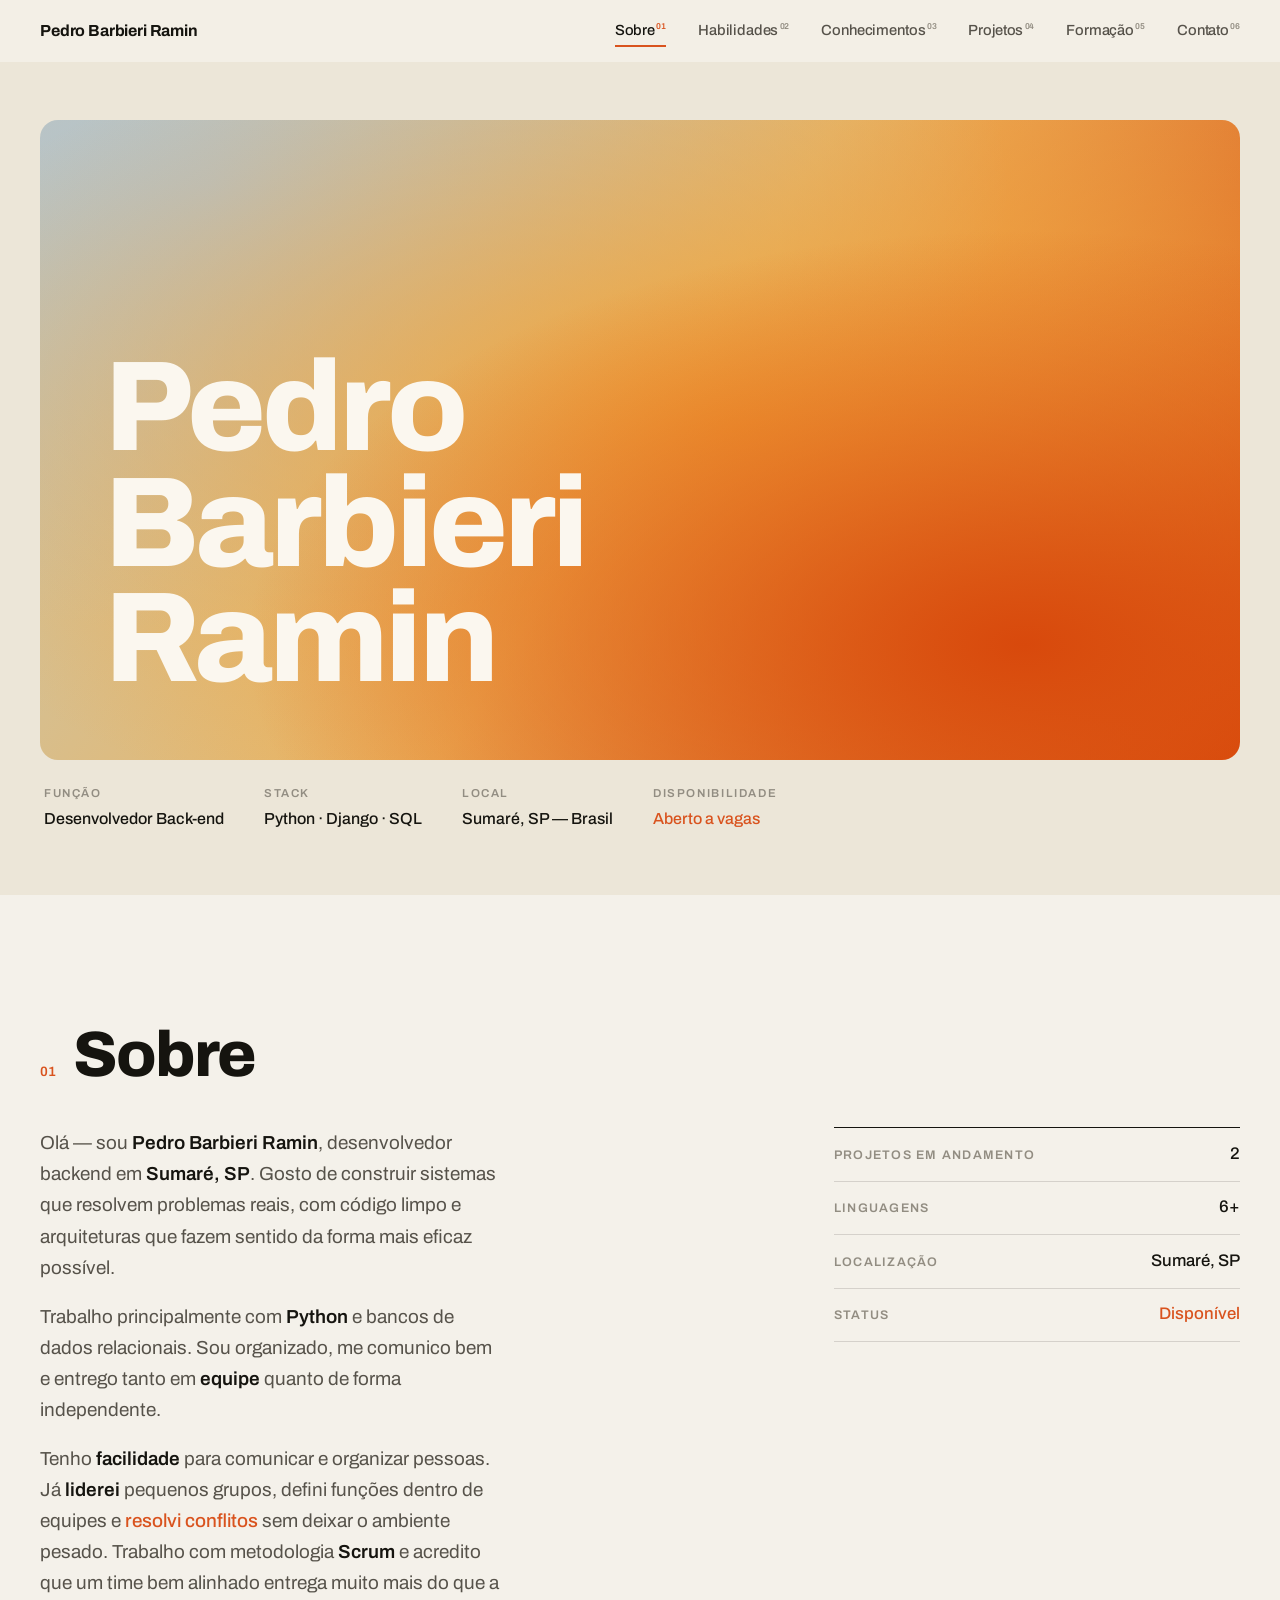
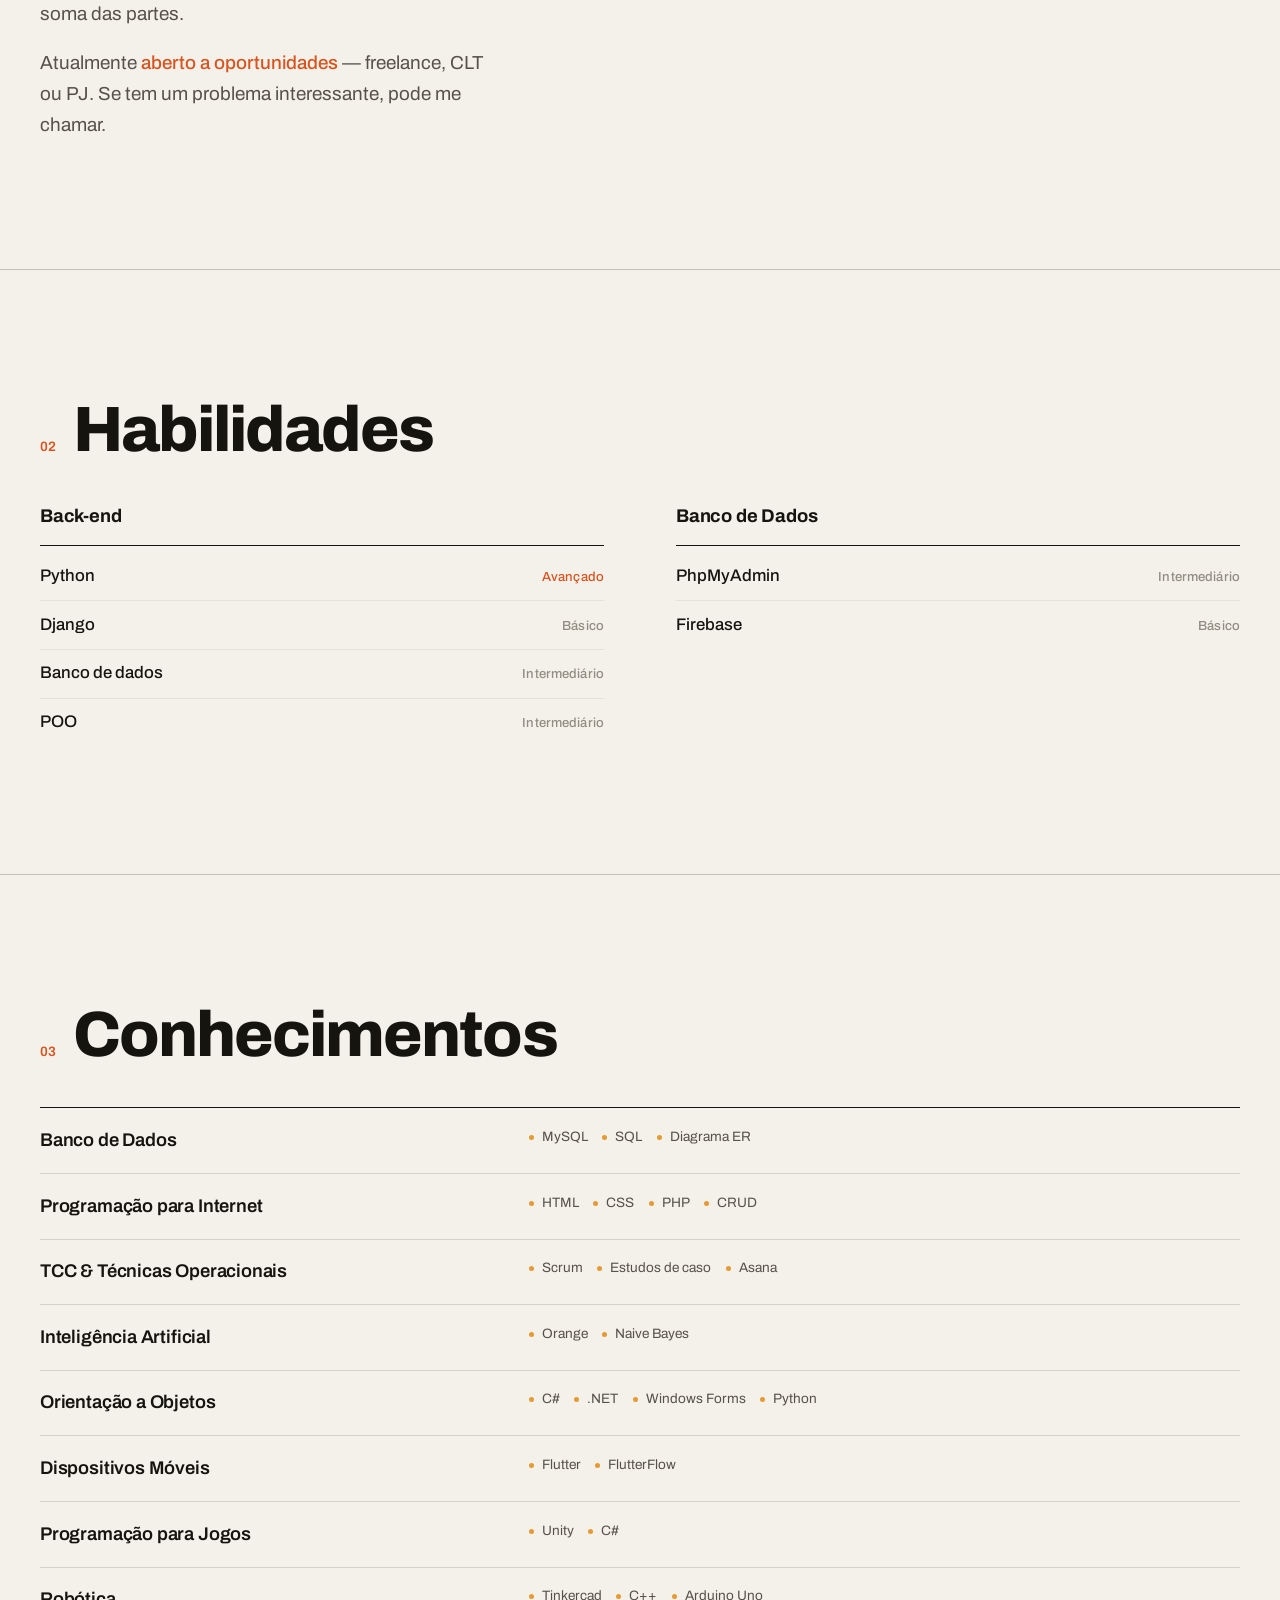
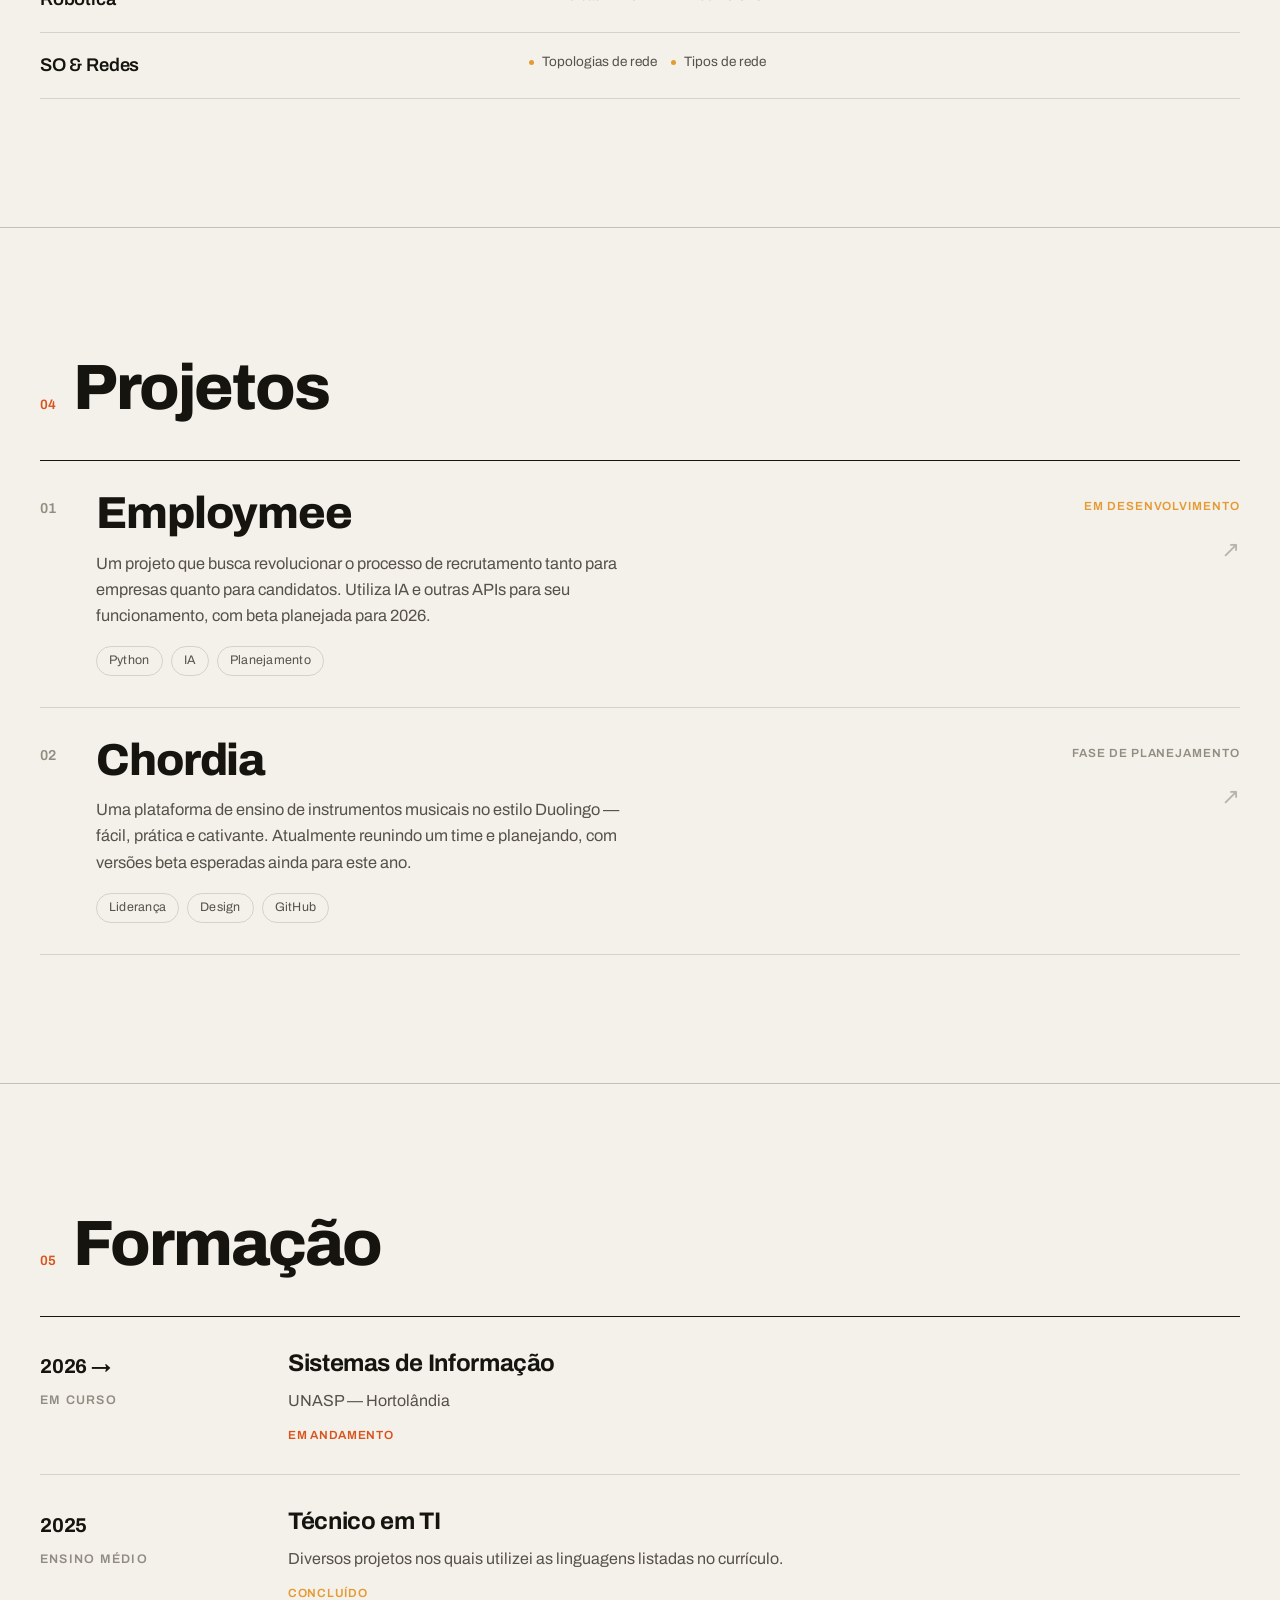
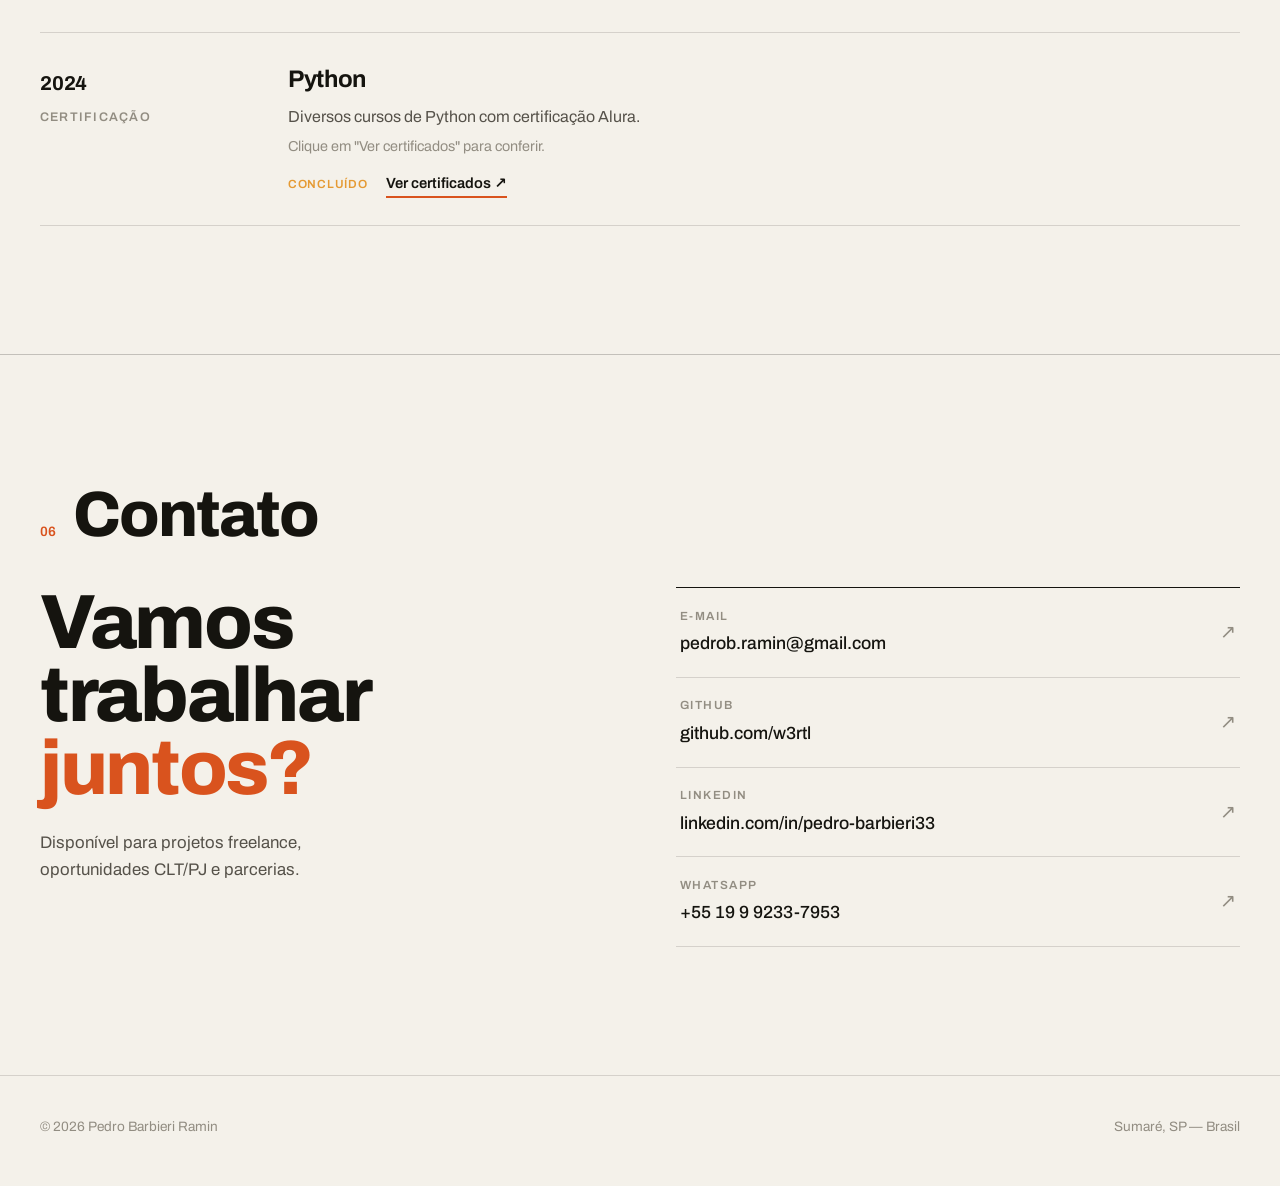
<file: index.html>
<!DOCTYPE html>
<html lang="pt-BR">
<head>
<meta charset="UTF-8"/>
<meta name="viewport" content="width=device-width, initial-scale=1.0"/>
<title>Pedro Barbieri Ramin — Desenvolvedor Back-end</title>
<link rel="icon" type="image/svg+xml" href="icon.svg"/>
<link rel="icon" type="image/png" href="icon.png"/>
<link rel="preconnect" href="https://fonts.googleapis.com"/>
<link rel="preconnect" href="https://fonts.gstatic.com" crossorigin/>
<link href="https://fonts.googleapis.com/css2?family=Archivo:wght@400;500;600;700;800;900&display=swap" rel="stylesheet"/>
<link rel="stylesheet" href="style.css"/>
</head>
<body>

<!-- ── TOPBAR ─────────────────────────────────── -->
<header id="topbar">
  <a class="tb-brand" href="#top">Pedro Barbieri Ramin</a>
  <nav class="tb-nav">
    <a href="#sobre">Sobre<sup>01</sup></a>
    <a href="#habilidades">Habilidades<sup>02</sup></a>
    <a href="#conhecimentos">Conhecimentos<sup>03</sup></a>
    <a href="#projetos">Projetos<sup>04</sup></a>
    <a href="#formacao">Formação<sup>05</sup></a>
    <a href="#contato">Contato<sup>06</sup></a>
  </nav>
</header>

<!-- ── HERO ───────────────────────────────────── -->
<section class="hero" id="top">
  <div class="hero-banner">
    <h1 class="hero-name">
      <span class="reveal-line"><span>Pedro</span></span>
      <span class="reveal-line"><span>Barbieri</span></span>
      <span class="reveal-line"><span>Ramin</span></span>
    </h1>
  </div>

  <div class="hero-meta">
    <div class="hero-meta-item">
      <span class="hero-meta-k">Função</span>
      <span class="hero-meta-v">Desenvolvedor Back-end</span>
    </div>
    <div class="hero-meta-item">
      <span class="hero-meta-k">Stack</span>
      <span class="hero-meta-v">Python · Django · SQL</span>
    </div>
    <div class="hero-meta-item">
      <span class="hero-meta-k">Local</span>
      <span class="hero-meta-v">Sumaré, SP — Brasil</span>
    </div>
    <div class="hero-meta-item">
      <span class="hero-meta-k">Disponibilidade</span>
      <span class="hero-meta-v accent">Aberto a vagas</span>
    </div>
  </div>
</section>

<!-- ══════════════ 01 · SOBRE ══════════════ -->
<section class="sec" id="sobre">
  <div class="sec-head">
    <span class="sec-num">01</span>
    <h2 class="sec-title">Sobre</h2>
  </div>

  <div class="inner">
    <div class="sobre-text reveal">
      <p>
        Olá — sou <strong>Pedro Barbieri Ramin</strong>, desenvolvedor backend em <strong>Sumaré, SP</strong>.
        Gosto de construir sistemas que resolvem problemas reais, com código limpo e arquiteturas que fazem sentido da forma mais eficaz possível.
      </p>
      <p>
        Trabalho principalmente com <strong>Python</strong> e bancos de dados relacionais.
        Sou organizado, me comunico bem e entrego tanto em <strong>equipe</strong> quanto de forma independente.
      </p>
      <p>
        Tenho <strong>facilidade</strong> para comunicar e organizar pessoas.
        Já <strong>liderei</strong> pequenos grupos, defini funções dentro de equipes e <span class="hi">resolvi conflitos</span> sem deixar o ambiente pesado.
        Trabalho com metodologia <strong>Scrum</strong> e acredito que um time bem alinhado entrega muito mais do que a soma das partes.
      </p>
      <p>Atualmente <span class="hi">aberto a oportunidades</span> — freelance, CLT ou PJ. Se tem um problema interessante, pode me chamar.</p>
    </div>

    <!-- bloco de fatos (ex-métricas) — me confirme os valores reais -->
    <div class="facts reveal">
      <div class="fact-row">
        <span class="fact-k">Projetos em andamento</span>
        <span class="fact-v">2</span>
      </div>
      <div class="fact-row">
        <span class="fact-k">Linguagens</span>
        <span class="fact-v">6+</span>
      </div>
      <div class="fact-row">
        <span class="fact-k">Localização</span>
        <span class="fact-v">Sumaré, SP</span>
      </div>
      <div class="fact-row">
        <span class="fact-k">Status</span>
        <span class="fact-v accent">Disponível</span>
      </div>
    </div>
  </div>
</section>

<!-- ══════════════ 02 · HABILIDADES ══════════════ -->
<section class="sec" id="habilidades">
  <div class="sec-head">
    <span class="sec-num">02</span>
    <h2 class="sec-title">Habilidades</h2>
  </div>

  <div class="list-groups">
    <div class="lg reveal">
      <div class="lg-head">Back-end</div>
      <div class="lg-row"><span class="lg-name">Python</span><span class="lg-meta hi">Avançado</span></div>
      <div class="lg-row"><span class="lg-name">Django</span><span class="lg-meta">Básico</span></div>
      <div class="lg-row"><span class="lg-name">Banco de dados</span><span class="lg-meta">Intermediário</span></div>
      <div class="lg-row"><span class="lg-name">POO</span><span class="lg-meta">Intermediário</span></div>
    </div>

    <div class="lg reveal">
      <div class="lg-head">Banco de Dados</div>
      <div class="lg-row"><span class="lg-name">PhpMyAdmin</span><span class="lg-meta">Intermediário</span></div>
      <div class="lg-row"><span class="lg-name">Firebase</span><span class="lg-meta">Básico</span></div>
    </div>
  </div>
</section>

<!-- ══════════════ 03 · CONHECIMENTOS ══════════════ -->
<section class="sec" id="conhecimentos">
  <div class="sec-head">
    <span class="sec-num">03</span>
    <h2 class="sec-title">Conhecimentos</h2>
  </div>

  <div class="kb-index">
    <div class="kb-line reveal">
      <div class="kb-line-title">Banco de Dados</div>
      <div class="kb-line-tags"><span>MySQL</span><span>SQL</span><span>Diagrama ER</span></div>
    </div>
    <div class="kb-line reveal">
      <div class="kb-line-title">Programação para Internet</div>
      <div class="kb-line-tags"><span>HTML</span><span>CSS</span><span>PHP</span><span>CRUD</span></div>
    </div>
    <div class="kb-line reveal">
      <div class="kb-line-title">TCC &amp; Técnicas Operacionais</div>
      <div class="kb-line-tags"><span>Scrum</span><span>Estudos de caso</span><span>Asana</span></div>
    </div>
    <div class="kb-line reveal">
      <div class="kb-line-title">Inteligência Artificial</div>
      <div class="kb-line-tags"><span>Orange</span><span>Naive Bayes</span></div>
    </div>
    <div class="kb-line reveal">
      <div class="kb-line-title">Orientação a Objetos</div>
      <div class="kb-line-tags"><span>C#</span><span>.NET</span><span>Windows Forms</span><span>Python</span></div>
    </div>
    <div class="kb-line reveal">
      <div class="kb-line-title">Dispositivos Móveis</div>
      <div class="kb-line-tags"><span>Flutter</span><span>FlutterFlow</span></div>
    </div>
    <div class="kb-line reveal">
      <div class="kb-line-title">Programação para Jogos</div>
      <div class="kb-line-tags"><span>Unity</span><span>C#</span></div>
    </div>
    <div class="kb-line reveal">
      <div class="kb-line-title">Robótica</div>
      <div class="kb-line-tags"><span>Tinkercad</span><span>C++</span><span>Arduino Uno</span></div>
    </div>
    <div class="kb-line reveal">
      <div class="kb-line-title">SO &amp; Redes</div>
      <div class="kb-line-tags"><span>Topologias de rede</span><span>Tipos de rede</span></div>
    </div>
  </div>
</section>

<!-- ══════════════ 04 · PROJETOS ══════════════
     ADICIONAR PROJETO — copie um bloco <a class="proj-item">:
       status-done → Concluído | status-dev → Em desenvolvimento | status-soon → Em breve
══════════════════════════════════════════════ -->
<section class="sec" id="projetos">
  <div class="sec-head">
    <span class="sec-num">04</span>
    <h2 class="sec-title">Projetos</h2>
  </div>

  <div class="proj-list">

    <a class="proj-item reveal" href="https://www.employmee.com.br/" target="_blank" rel="noopener">
      <div class="proj-index">01</div>
      <div class="proj-main">
        <div class="proj-name">Employmee</div>
        <div class="proj-desc">
          Um projeto que busca revolucionar o processo de recrutamento tanto para empresas quanto para candidatos.
          Utiliza IA e outras APIs para seu funcionamento, com beta planejada para 2026.
        </div>
        <div class="proj-tags"><span>Python</span><span>IA</span><span>Planejamento</span></div>
      </div>
      <div class="proj-side">
        <span class="proj-status status-dev">Em desenvolvimento</span>
        <span class="proj-arrow">↗</span>
      </div>
    </a>

    <a class="proj-item reveal" href="#" target="_blank" rel="noopener">
      <div class="proj-index">02</div>
      <div class="proj-main">
        <div class="proj-name">Chordia</div>
        <div class="proj-desc">
          Uma plataforma de ensino de instrumentos musicais no estilo Duolingo — fácil, prática e cativante.
          Atualmente reunindo um time e planejando, com versões beta esperadas ainda para este ano.
        </div>
        <div class="proj-tags"><span>Liderança</span><span>Design</span><span>GitHub</span></div>
      </div>
      <div class="proj-side">
        <span class="proj-status status-soon">Fase de planejamento</span>
        <span class="proj-arrow">↗</span>
      </div>
    </a>

  </div>
</section>

<!-- ══════════════ 05 · FORMAÇÃO ══════════════ -->
<section class="sec" id="formacao">
  <div class="sec-head">
    <span class="sec-num">05</span>
    <h2 class="sec-title">Formação</h2>
  </div>

  <div class="timeline">

    <div class="tl-item reveal">
      <div class="tl-left">
        <span class="tl-year">2026 →</span>
        <span class="tl-phase">Em curso</span>
      </div>
      <div class="tl-right">
        <div class="tl-course">Sistemas de Informação</div>
        <div class="tl-inst">UNASP — Hortolândia</div>
        <span class="tl-tag">Em andamento</span>
      </div>
    </div>

    <div class="tl-item reveal">
      <div class="tl-left">
        <span class="tl-year">2025</span>
        <span class="tl-phase">Ensino médio</span>
      </div>
      <div class="tl-right">
        <div class="tl-course">Técnico em TI</div>
        <div class="tl-inst">Diversos projetos nos quais utilizei as linguagens listadas no currículo.</div>
        <span class="tl-tag amber">Concluído</span>
      </div>
    </div>

    <div class="tl-item reveal">
      <div class="tl-left">
        <span class="tl-year">2024</span>
        <span class="tl-phase">Certificação</span>
      </div>
      <div class="tl-right">
        <div class="tl-course">Python</div>
        <div class="tl-inst">
          Diversos cursos de Python com certificação Alura.
          <p>Clique em "Ver certificados" para conferir.</p>
        </div>
        <span class="tl-tag amber">Concluído</span>
        <a class="cert-link" href="certificados.html">Ver certificados ↗</a>
      </div>
    </div>

  </div>
</section>

<!-- ══════════════ 06 · CONTATO ══════════════ -->
<section class="sec" id="contato">
  <div class="sec-head">
    <span class="sec-num">06</span>
    <h2 class="sec-title">Contato</h2>
  </div>

  <div class="contact-wrap">
    <div class="reveal">
      <div class="contact-cta">Vamos trabalhar <span class="hi">juntos?</span></div>
      <p class="contact-note">
        Disponível para projetos freelance, oportunidades CLT/PJ e parcerias.
      </p>
    </div>

    <div class="contact-links reveal">
      <a class="clink" href="mailto:pedrob.ramin@gmail.com" data-copy="pedrob.ramin@gmail.com">
        <div>
          <div class="cl-label">E-mail</div>
          <div class="cl-val">pedrob.ramin@gmail.com</div>
        </div>
        <span class="cl-arrow">↗</span>
      </a>
      <a class="clink" href="https://github.com/w3rtl" target="_blank" rel="noopener">
        <div>
          <div class="cl-label">GitHub</div>
          <div class="cl-val">github.com/w3rtl</div>
        </div>
        <span class="cl-arrow">↗</span>
      </a>
      <a class="clink" href="https://linkedin.com/in/pedro-barbieri33" target="_blank" rel="noopener">
        <div>
          <div class="cl-label">LinkedIn</div>
          <div class="cl-val">linkedin.com/in/pedro-barbieri33</div>
        </div>
        <span class="cl-arrow">↗</span>
      </a>
      <a class="clink" href="https://wa.me/5519992337953?text=Olá,%20vim%20pelo%20portifólio!%0A%20proposta%20é%20a%20seguinte:%20" data-copy="+55 19 9 9233-7953">
        <div>
          <div class="cl-label">WhatsApp</div>
          <div class="cl-val">+55 19 9 9233-7953</div>
        </div>
        <span class="cl-arrow">↗</span>
      </a>
    </div>
  </div>
</section>

<!-- ── FOOTER ──────────────────────────────────── -->
<footer>
  <div>© 2026 Pedro Barbieri Ramin</div>
  <div>Sumaré, SP — Brasil</div>
</footer>

<div class="copy-toast" id="copy-toast"></div>

<script src="main.js"></script>
</body>
</html>
</file>
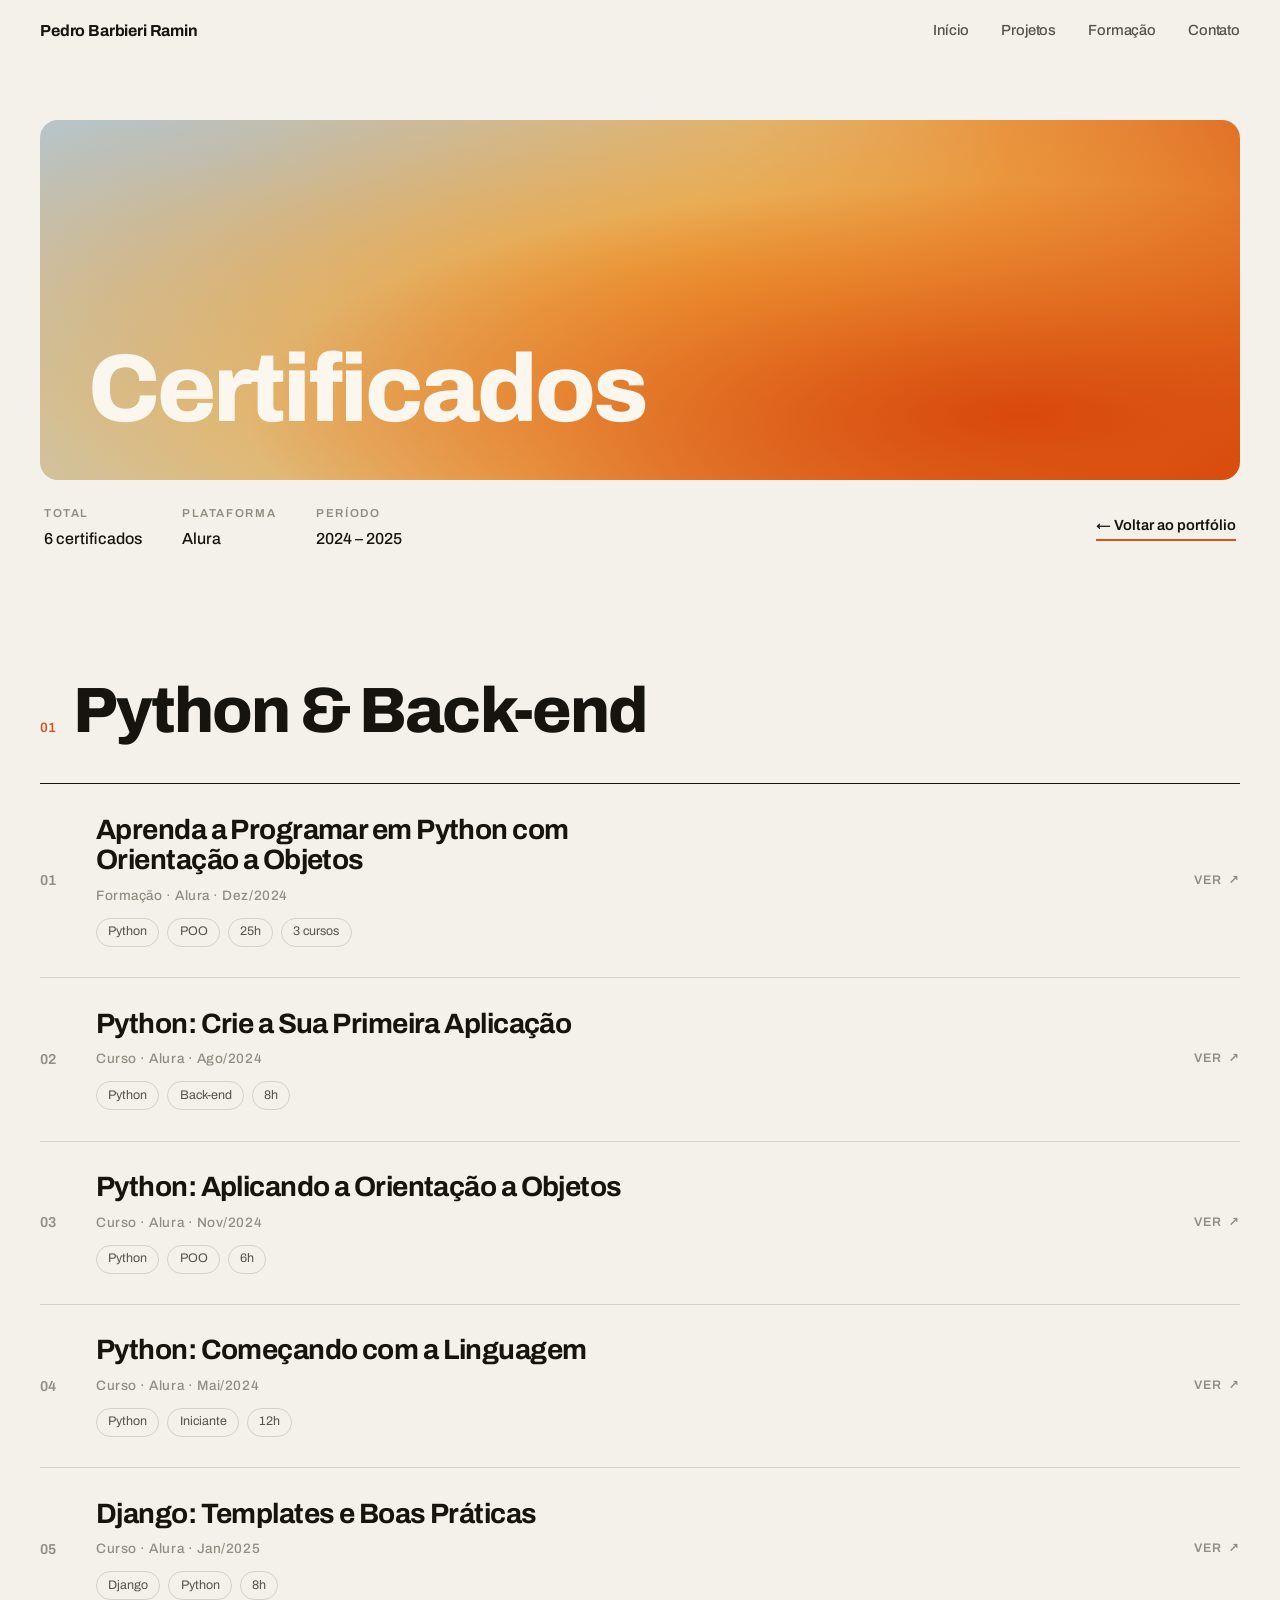
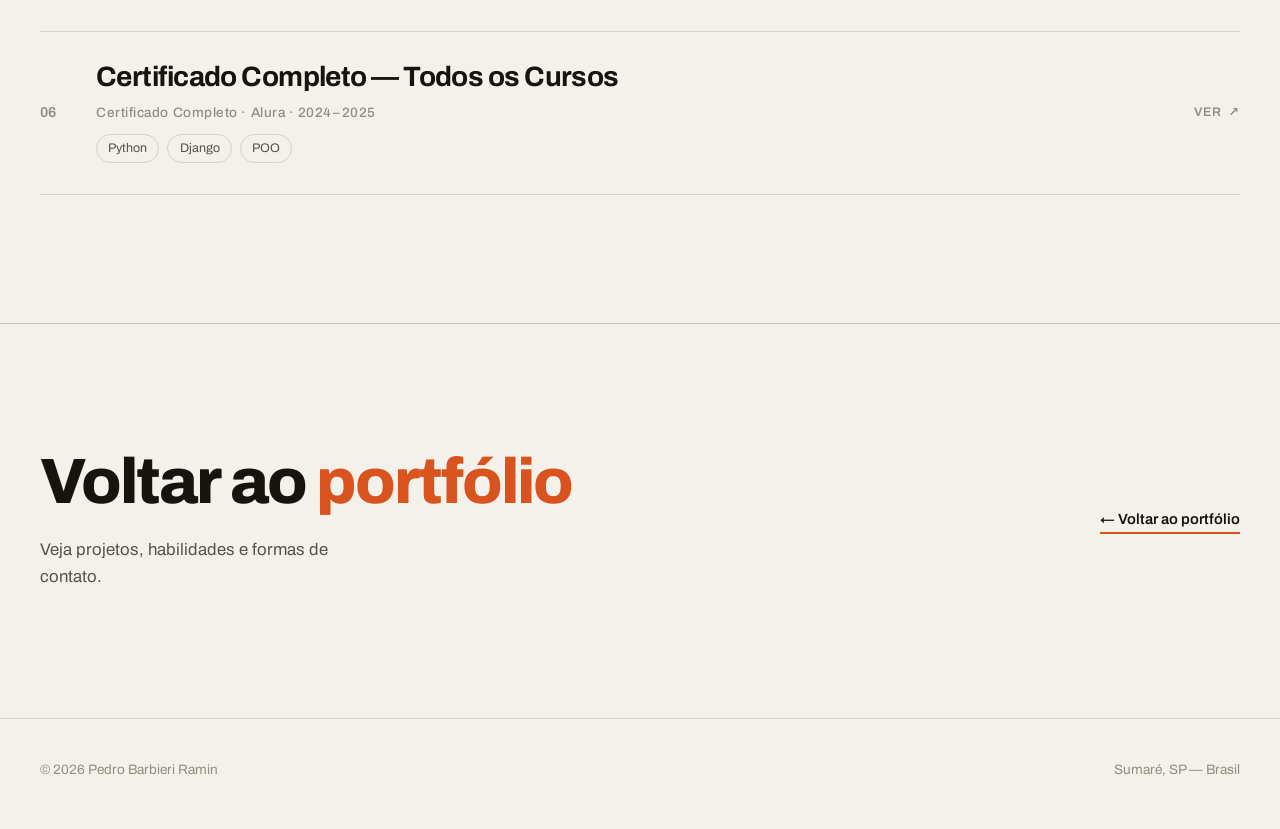
<file: certificados.html>
<!DOCTYPE html>
<html lang="pt-BR">
<head>
<meta charset="UTF-8"/>
<meta name="viewport" content="width=device-width, initial-scale=1.0"/>
<title>Certificados — Pedro Barbieri Ramin</title>
<link rel="icon" type="image/svg+xml" href="icon.svg"/>
<link rel="icon" type="image/png" href="icon.png"/>
<link rel="preconnect" href="https://fonts.googleapis.com"/>
<link rel="preconnect" href="https://fonts.gstatic.com" crossorigin/>
<link href="https://fonts.googleapis.com/css2?family=Archivo:wght@400;500;600;700;800;900&display=swap" rel="stylesheet"/>
<link rel="stylesheet" href="style.css"/>
</head>
<body>

<!-- ── TOPBAR ─────────────────────────────────── -->
<header id="topbar">
  <a class="tb-brand" href="index.html">Pedro Barbieri Ramin</a>
  <nav class="tb-nav">
    <a href="index.html">Início</a>
    <a href="index.html#projetos">Projetos</a>
    <a href="index.html#formacao">Formação</a>
    <a href="index.html#contato">Contato</a>
  </nav>
</header>

<!-- ── HERO ───────────────────────────────────── -->
<section class="cert-hero">
  <div class="cert-banner">
    <h1>Certificados</h1>
  </div>

  <div class="cert-meta">
    <div class="cert-meta-item">
      <span class="cert-meta-k">Total</span>
      <span class="cert-meta-v">6 certificados</span>
    </div>
    <div class="cert-meta-item">
      <span class="cert-meta-k">Plataforma</span>
      <span class="cert-meta-v">Alura</span>
    </div>
    <div class="cert-meta-item">
      <span class="cert-meta-k">Período</span>
      <span class="cert-meta-v">2024 – 2025</span>
    </div>
    <div class="cert-meta-item cert-meta-back">
      <a class="cert-back-link" href="index.html">← Voltar ao portfólio</a>
    </div>
  </div>
</section>

<!-- ══════════════════════════════════════════════
     CERTIFICADOS

     ADICIONAR UM CERTIFICADO:
     1. Coloque o PDF em  certs/cert-XX.pdf
     2. Copie um bloco <div class="cert-row" ...> e ajuste os data-cert-*
══════════════════════════════════════════════ -->
<section class="sec" id="certs">
  <div class="sec-head">
    <span class="sec-num">01</span>
    <h2 class="sec-title">Python &amp; Back-end</h2>
  </div>

  <div class="cert-list">

    <div class="cert-row reveal"
         data-cert-img="certs/cert-01.pdf"
         data-cert-id="CERT-01"
         data-cert-name="Aprenda a Programar em Python com Orientação a Objetos"
         data-cert-platform="Formação · Alura · Dez/2024">
      <div class="cert-idx">01</div>
      <div class="cert-body">
        <div class="cert-name">Aprenda a Programar em Python com Orientação a Objetos</div>
        <div class="cert-sub">Formação · Alura · Dez/2024</div>
        <div class="cert-tags"><span>Python</span><span>POO</span><span>25h</span><span>3 cursos</span></div>
      </div>
      <div class="cert-side"><span class="cert-view">Ver <span class="cert-arrow">↗</span></span></div>
    </div>

    <div class="cert-row reveal"
         data-cert-img="certs/cert-02.pdf"
         data-cert-id="CERT-02"
         data-cert-name="Python: Crie a Sua Primeira Aplicação"
         data-cert-platform="Curso · Alura · Ago/2024">
      <div class="cert-idx">02</div>
      <div class="cert-body">
        <div class="cert-name">Python: Crie a Sua Primeira Aplicação</div>
        <div class="cert-sub">Curso · Alura · Ago/2024</div>
        <div class="cert-tags"><span>Python</span><span>Back-end</span><span>8h</span></div>
      </div>
      <div class="cert-side"><span class="cert-view">Ver <span class="cert-arrow">↗</span></span></div>
    </div>

    <div class="cert-row reveal"
         data-cert-img="certs/cert-03.pdf"
         data-cert-id="CERT-03"
         data-cert-name="Python: Aplicando a Orientação a Objetos"
         data-cert-platform="Curso · Alura · Nov/2024">
      <div class="cert-idx">03</div>
      <div class="cert-body">
        <div class="cert-name">Python: Aplicando a Orientação a Objetos</div>
        <div class="cert-sub">Curso · Alura · Nov/2024</div>
        <div class="cert-tags"><span>Python</span><span>POO</span><span>6h</span></div>
      </div>
      <div class="cert-side"><span class="cert-view">Ver <span class="cert-arrow">↗</span></span></div>
    </div>

    <div class="cert-row reveal"
         data-cert-img="certs/certo-04.pdf"
         data-cert-id="CERT-04"
         data-cert-name="Python: Começando com a Linguagem"
         data-cert-platform="Curso · Alura · Mai/2024">
      <div class="cert-idx">04</div>
      <div class="cert-body">
        <div class="cert-name">Python: Começando com a Linguagem</div>
        <div class="cert-sub">Curso · Alura · Mai/2024</div>
        <div class="cert-tags"><span>Python</span><span>Iniciante</span><span>12h</span></div>
      </div>
      <div class="cert-side"><span class="cert-view">Ver <span class="cert-arrow">↗</span></span></div>
    </div>

    <div class="cert-row reveal"
         data-cert-img="certs/cert-05.pdf"
         data-cert-id="CERT-05"
         data-cert-name="Django: Templates e Boas Práticas"
         data-cert-platform="Curso · Alura · Jan/2025">
      <div class="cert-idx">05</div>
      <div class="cert-body">
        <div class="cert-name">Django: Templates e Boas Práticas</div>
        <div class="cert-sub">Curso · Alura · Jan/2025</div>
        <div class="cert-tags"><span>Django</span><span>Python</span><span>8h</span></div>
      </div>
      <div class="cert-side"><span class="cert-view">Ver <span class="cert-arrow">↗</span></span></div>
    </div>

    <div class="cert-row reveal"
         data-cert-img="certs/cert-06.pdf"
         data-cert-id="CERT-06"
         data-cert-name="Certificado Completo — Todos os Cursos"
         data-cert-platform="Certificado Completo · Alura · 2024–2025">
      <div class="cert-idx">06</div>
      <div class="cert-body">
        <div class="cert-name">Certificado Completo — Todos os Cursos</div>
        <div class="cert-sub">Certificado Completo · Alura · 2024–2025</div>
        <div class="cert-tags"><span>Python</span><span>Django</span><span>POO</span></div>
      </div>
      <div class="cert-side"><span class="cert-view">Ver <span class="cert-arrow">↗</span></span></div>
    </div>

  </div>
</section>

<!-- ── CTA VOLTAR ──────────────────────────────── -->
<section class="sec cert-cta-sec">
  <div class="reveal">
    <div class="contact-cta" style="font-size:clamp(2.2rem,5vw,4rem)">Voltar ao <span class="hi">portfólio</span></div>
    <p class="contact-note" style="margin-top:1rem">Veja projetos, habilidades e formas de contato.</p>
  </div>
  <a class="cert-back-link" href="index.html">← Voltar ao portfólio</a>
</section>

<!-- ── FOOTER ──────────────────────────────────── -->
<footer>
  <div>© 2026 Pedro Barbieri Ramin</div>
  <div>Sumaré, SP — Brasil</div>
</footer>

<!-- ── MODAL DE CERTIFICADO ───────────────────── -->
<div id="cert-modal" role="dialog" aria-modal="true" aria-label="Visualizar certificado">
  <div class="cm-overlay"></div>
  <div class="cm-box">
    <div class="cm-header">
      <span class="cm-id">CERT-01</span>
      <span class="cm-platform">Alura · 2024</span>
      <button class="cm-close" aria-label="Fechar">Fechar</button>
    </div>
    <div class="cm-img-wrap">
      <iframe class="cm-frame" src="" title="Certificado" allowfullscreen></iframe>
    </div>
    <div class="cm-footer">
      <span class="cm-name"></span>
      <span class="cm-hint">ESC ou clique fora para fechar</span>
    </div>
  </div>
</div>

<script src="main.js"></script>
<script>
/* ── MODAL DE CERTIFICADOS ───────────────────── */
(function initCertModal() {
  var modal = document.getElementById('cert-modal');
  if (!modal) return;

  var overlay  = modal.querySelector('.cm-overlay');
  var frame    = modal.querySelector('.cm-frame');
  var idEl     = modal.querySelector('.cm-id');
  var nameEl   = modal.querySelector('.cm-name');
  var platEl   = modal.querySelector('.cm-platform');
  var closeBtn = modal.querySelector('.cm-close');

  function openModal(card) {
    var src = card.dataset.certImg;
    if (!src) return;
    frame.src          = src;
    idEl.textContent   = card.dataset.certId       || 'CERT';
    nameEl.textContent = card.dataset.certName     || '';
    platEl.textContent = card.dataset.certPlatform || 'Alura';
    modal.classList.add('open');
    document.body.style.overflow = 'hidden';
  }

  function closeModal() {
    modal.classList.remove('open');
    document.body.style.overflow = '';
    setTimeout(function() { frame.src = ''; }, 350);
  }

  document.querySelectorAll('.cert-row[data-cert-img]').forEach(function(card) {
    card.addEventListener('click', function() { openModal(card); });
  });

  closeBtn.addEventListener('click', closeModal);
  overlay.addEventListener('click', closeModal);
  document.addEventListener('keydown', function(e) {
    if (e.key === 'Escape' && modal.classList.contains('open')) closeModal();
  });
})();
</script>
</body>
</html>
</file>
<file: style.css>
/* ─────────────────────────────────────────────
   Pedro Barbieri Ramin — portfólio
   Tema: editorial claro / grotesca pesada / gradiente quente
   ───────────────────────────────────────────── */

*,*::before,*::after{box-sizing:border-box;margin:0;padding:0}

:root{
  /* superfícies */
  --bg:#F4F1EA;          /* creme quente */
  --bg-hero:#ECE6D8;     /* fundo do hero — levemente mais escuro */
  --surface:#FBFAF6;     /* painel quase branco */
  --surface2:#FFFFFF;

  /* tinta */
  --ink:#15140F;         /* quase preto */
  --ink2:#56524A;        /* corpo */
  --ink3:#928D82;        /* rótulos/discreto */

  /* linhas */
  --line:rgba(21,20,15,0.14);
  --line2:rgba(21,20,15,0.07);

  /* cor da marca (gradiente quente) */
  --accent:#D9531E;      /* laranja */
  --accent2:#E59A33;     /* âmbar */
  --cool:#AEBEC9;        /* azul-acinzentado do gradiente */

  /* tipografia — fonte única: Archivo */
  --sans:'Archivo',system-ui,-apple-system,'Segoe UI',sans-serif;
  --display:'Archivo',system-ui,-apple-system,'Segoe UI',sans-serif;
  --mono:'Archivo',system-ui,-apple-system,sans-serif; /* mantido p/ compat */

  /* gradiente quente reutilizável */
  --warm:
    radial-gradient(120% 120% at 82% 82%, #D8490C 0%, rgba(216,73,12,0) 54%),
    radial-gradient(130% 120% at 58% 48%, #F2A53A 0%, rgba(242,165,58,0) 58%),
    radial-gradient(115% 120% at 14% 10%, #B4C3CC 0%, rgba(180,195,204,0) 58%),
    linear-gradient(122deg, #C6C7B4 0%, #ECB45F 50%, #D8490C 100%);
}

html{scroll-behavior:smooth}

body{
  background:var(--bg);
  color:var(--ink);
  font-family:var(--sans);
  font-size:16px;
  line-height:1.6;
  font-weight:400;
  -webkit-font-smoothing:antialiased;
  text-rendering:optimizeLegibility;
  overflow-x:hidden;
}

::selection{background:var(--accent);color:#fff}

a{color:inherit}

/* ── TOPBAR ──────────────────────────────────── */
#topbar{
  position:fixed;top:0;left:0;right:0;
  z-index:500;
  display:flex;align-items:center;justify-content:space-between;
  gap:1.5rem;
  padding:1.1rem 2.5rem;
  background:rgba(244,241,234,0.82);
  backdrop-filter:blur(16px);
  border-bottom:1px solid transparent;
  transition:border-color .3s, background .3s, padding .3s;
}
#topbar.scrolled{
  border-bottom-color:var(--line);
  padding-top:.85rem;padding-bottom:.85rem;
}
.tb-brand{
  font-family:var(--display);
  font-weight:700;
  font-size:1rem;
  letter-spacing:-.01em;
  text-decoration:none;
  color:var(--ink);
  white-space:nowrap;
}
.tb-nav{display:flex;gap:2rem;flex-wrap:wrap;justify-content:flex-end}
.tb-nav a{
  position:relative;
  text-decoration:none;
  color:var(--ink2);
  font-size:.92rem;
  font-weight:500;
  letter-spacing:-.01em;
  transition:color .2s;
}
.tb-nav a sup{
  font-size:.58em;
  font-weight:600;
  color:var(--ink3);
  margin-left:.15em;
  vertical-align:super;
  transition:color .2s;
}
.tb-nav a::after{
  content:'';
  position:absolute;left:0;right:0;bottom:-5px;
  height:2px;background:var(--accent);
  transform:scaleX(0);transform-origin:left;
  transition:transform .28s cubic-bezier(.16,1,.3,1);
}
.tb-nav a:hover{color:var(--ink)}
.tb-nav a:hover sup{color:var(--accent)}
.tb-nav a.active{color:var(--ink)}
.tb-nav a.active sup{color:var(--accent)}
.tb-nav a.active::after{transform:scaleX(1)}

/* ── HERO ────────────────────────────────────── */
.hero{
  padding:7.5rem 2.5rem 4rem;
  background:var(--bg-hero);
}
.hero-banner{
  position:relative;
  border-radius:18px;
  overflow:hidden;
  min-height:clamp(360px,52vw,640px);
  display:flex;
  align-items:flex-end;
  padding:clamp(2rem,5vw,4.5rem);
  background-color:#E8924A;
  background-image:var(--warm);
}
.hero-name{
  font-family:var(--display);
  font-weight:800;
  font-size:clamp(3rem,10vw,9.5rem);
  line-height:.9;
  letter-spacing:-.03em;
  color:#FBF7EF;
  margin:0;
}
.hero-name .reveal-line{
  display:block;overflow:hidden;
}
.hero-name .reveal-line>span{
  display:block;
  transform:translateY(105%);
  animation:lineUp .9s cubic-bezier(.16,1,.3,1) both;
}
.hero-name .reveal-line:nth-child(1)>span{animation-delay:.05s}
.hero-name .reveal-line:nth-child(2)>span{animation-delay:.13s}
.hero-name .reveal-line:nth-child(3)>span{animation-delay:.21s}
@keyframes lineUp{to{transform:translateY(0)}}

/* faixa de meta logo abaixo do banner */
.hero-meta{
  display:flex;flex-wrap:wrap;
  gap:2.5rem;
  padding:1.5rem .25rem 0;
  border-top:0;
}
.hero-meta-item{display:flex;flex-direction:column;gap:.2rem}
.hero-meta-k{
  font-size:.72rem;letter-spacing:.14em;
  text-transform:uppercase;color:var(--ink3);
  font-weight:600;
}
.hero-meta-v{font-size:1rem;color:var(--ink);font-weight:500}
.hero-meta-v.accent{color:var(--accent)}

/* ── SECTION BASE ────────────────────────────── */
.sec{
  max-width:1280px;margin:0 auto;
  padding:8rem 2.5rem;
  border-bottom:1px solid rgba(21,20,15,0.22);
}
.sec:last-of-type{border-bottom:none}
.sec-head{
  display:flex;align-items:baseline;gap:1rem;
  margin-bottom:2.5rem;
}
.sec-num{
  font-family:var(--display);
  font-weight:600;
  font-size:.85rem;
  color:var(--accent);
  letter-spacing:.02em;
}
.sec-title{
  font-family:var(--display);
  font-weight:800;
  font-size:clamp(2.2rem,5vw,4rem);
  line-height:1;
  letter-spacing:-.03em;
  color:var(--ink);
}

/* ── SOBRE ───────────────────────────────────── */
#sobre .inner{
  display:grid;
  grid-template-columns:1.6fr .9fr;
  gap:4.5rem;
  align-items:start;
}
.sobre-text p{
  font-size:1.18rem;
  line-height:1.65;
  color:var(--ink2);
  margin-bottom:1.1rem;
  max-width:42ch;
}
.sobre-text p:last-child{margin-bottom:0}
.sobre-text strong{color:var(--ink);font-weight:600}
.sobre-text .hi{color:var(--accent);font-weight:500}

/* bloco de info (ex-métricas), agora lista limpa */
.facts{
  border-top:1px solid var(--ink);
}
.fact-row{
  display:flex;justify-content:space-between;align-items:baseline;
  gap:1rem;
  padding:.8rem 0;
  border-bottom:1px solid var(--line);
}
.fact-k{
  font-size:.78rem;letter-spacing:.1em;text-transform:uppercase;
  color:var(--ink3);font-weight:600;
}
.fact-v{font-size:1.05rem;color:var(--ink);font-weight:500;text-align:right}
.fact-v.accent{color:var(--accent)}

/* ── LISTAS (Habilidades / Conhecimentos) ────── */
.list-groups{
  display:grid;
  grid-template-columns:repeat(2,1fr);
  gap:3.5rem 4.5rem;
}
.lg{}
.lg-head{
  font-family:var(--display);
  font-weight:700;
  font-size:1.15rem;
  letter-spacing:-.01em;
  color:var(--ink);
  padding-bottom:.9rem;
  margin-bottom:.4rem;
  border-bottom:1px solid var(--ink);
}
.lg-row{
  display:flex;justify-content:space-between;align-items:baseline;
  gap:1rem;
  padding:.65rem 0;
  border-bottom:1px solid var(--line2);
}
.lg-row:last-child{border-bottom:none}
.lg-name{font-size:1.05rem;color:var(--ink);font-weight:500}
.lg-meta{
  font-size:.82rem;color:var(--ink3);font-weight:500;
  letter-spacing:.01em;text-align:right;
}
.lg-meta.hi{color:var(--accent)}

/* índice de conhecimentos: título + tags em linha */
.kb-index{
  border-top:1px solid var(--ink);
}
.kb-line{
  display:grid;
  grid-template-columns:.9fr 1.4fr;
  gap:2rem;
  padding:1.1rem 0;
  border-bottom:1px solid var(--line);
  transition:background .25s;
}
.kb-line:hover{background:rgba(217,83,30,0.035)}
.kb-line-title{
  font-family:var(--display);
  font-weight:600;
  font-size:1.15rem;
  letter-spacing:-.01em;
  color:var(--ink);
}
.kb-line-tags{
  display:flex;flex-wrap:wrap;gap:.5rem .9rem;
  align-content:start;
}
.kb-line-tags span{
  font-size:.85rem;
  color:var(--ink2);
}
.kb-line-tags span::before{
  content:'';
  display:inline-block;
  width:5px;height:5px;border-radius:50%;
  background:var(--accent2);
  margin-right:.5rem;vertical-align:middle;
}

/* ── PROJETOS (índice editorial) ─────────────── */
.proj-list{
  border-top:1px solid var(--ink);
}
.proj-item{
  display:grid;
  grid-template-columns:auto 1fr auto;
  gap:2.5rem;
  align-items:start;
  padding:1.9rem 0;
  border-bottom:1px solid var(--line);
  text-decoration:none;color:inherit;
  transition:background .3s;
  position:relative;
}
a.proj-item:hover{background:rgba(217,83,30,0.04)}
a.proj-item:hover .proj-name{color:var(--accent)}
a.proj-item:hover .proj-arrow{transform:translate(4px,-4px);opacity:1;color:var(--accent)}
.proj-index{
  font-family:var(--display);font-weight:600;
  font-size:.9rem;color:var(--ink3);
  padding-top:.35rem;
}
.proj-main{display:flex;flex-direction:column;gap:.9rem;max-width:60ch}
.proj-name{
  font-family:var(--display);
  font-weight:800;
  font-size:clamp(1.8rem,3.5vw,2.9rem);
  line-height:1;letter-spacing:-.025em;
  color:var(--ink);
  transition:color .25s;
}
.proj-desc{font-size:1.02rem;line-height:1.6;color:var(--ink2)}
.proj-tags{display:flex;flex-wrap:wrap;gap:.5rem;margin-top:.2rem}
.proj-tags span{
  font-size:.78rem;letter-spacing:.02em;
  color:var(--ink2);
  border:1px solid var(--line);
  border-radius:999px;
  padding:.25rem .75rem;
}
.proj-side{
  display:flex;flex-direction:column;align-items:flex-end;gap:1rem;
  padding-top:.35rem;
  text-align:right;
  white-space:nowrap;
}
.proj-status{
  font-size:.74rem;letter-spacing:.08em;text-transform:uppercase;
  font-weight:600;
}
.status-done{color:var(--accent)}
.status-dev{color:var(--accent2)}
.status-soon{color:var(--ink3)}
.proj-arrow{
  font-size:1.4rem;color:var(--ink3);opacity:.6;
  transition:transform .3s cubic-bezier(.16,1,.3,1),color .25s,opacity .25s;
}

/* ── FORMAÇÃO (timeline) ─────────────────────── */
.timeline{border-top:1px solid var(--ink)}
.tl-item{
  display:grid;grid-template-columns:200px 1fr;
  gap:3rem;
  padding:1.7rem 0;
  border-bottom:1px solid var(--line);
}
.tl-left{padding-top:.4rem}
.tl-year{
  font-family:var(--display);font-weight:700;
  font-size:1.25rem;color:var(--ink);letter-spacing:-.01em;
  display:block;margin-bottom:.25rem;
}
.tl-phase{
  font-size:.78rem;letter-spacing:.1em;text-transform:uppercase;
  color:var(--ink3);font-weight:600;
}
.tl-course{
  font-family:var(--display);font-weight:700;
  font-size:1.5rem;letter-spacing:-.015em;
  color:var(--ink);margin-bottom:.4rem;
}
.tl-inst{font-size:1rem;color:var(--ink2);line-height:1.55}
.tl-inst p{font-size:.9rem;color:var(--ink3);margin-top:.3rem}
.tl-tag{
  display:inline-block;margin-top:.8rem;
  font-size:.74rem;letter-spacing:.06em;text-transform:uppercase;
  font-weight:600;color:var(--accent);
}
.tl-tag.amber{color:var(--accent2)}
.cert-link{
  display:inline-block;margin-top:.9rem;margin-left:1rem;
  font-size:.92rem;font-weight:600;
  color:var(--ink);text-decoration:none;
  border-bottom:2px solid var(--accent);
  padding-bottom:1px;
  transition:color .2s;
}
.cert-link:hover{color:var(--accent)}

/* ── CONTATO ─────────────────────────────────── */
.contact-wrap{
  display:grid;grid-template-columns:1fr 1fr;
  gap:4.5rem;align-items:start;
}
.contact-cta{
  font-family:var(--display);
  font-weight:800;
  font-size:clamp(2.6rem,6vw,5.5rem);
  line-height:.95;letter-spacing:-.03em;
  color:var(--ink);margin-bottom:1.5rem;
}
.contact-cta .hi{color:var(--accent)}
.contact-note{
  font-size:1.05rem;color:var(--ink2);line-height:1.6;max-width:34ch;
}
.contact-links{border-top:1px solid var(--ink)}
.clink{
  display:flex;justify-content:space-between;align-items:center;
  gap:1rem;
  padding:1.15rem .25rem;
  border-bottom:1px solid var(--line);
  text-decoration:none;color:inherit;
  transition:padding-left .25s, background .25s;
}
.clink:hover{padding-left:1rem;background:rgba(217,83,30,0.035)}
.clink:hover .cl-arrow{color:var(--accent);transform:translate(3px,-3px)}
.cl-label{
  font-size:.74rem;letter-spacing:.12em;text-transform:uppercase;
  color:var(--ink3);font-weight:600;margin-bottom:.3rem;
}
.cl-val{font-size:1.1rem;color:var(--ink);font-weight:500}
.cl-arrow{
  font-size:1.2rem;color:var(--ink3);
  transition:color .2s,transform .25s cubic-bezier(.16,1,.3,1);
}

/* ── FOOTER ──────────────────────────────────── */
footer{
  max-width:1280px;margin:0 auto;
  padding:2.5rem 2.5rem 3rem;
  display:flex;justify-content:space-between;align-items:center;
  flex-wrap:wrap;gap:1rem;
  border-top:1px solid var(--line);
  font-size:.85rem;color:var(--ink3);
}

/* ── COPY TOAST ──────────────────────────────── */
.copy-toast{
  position:fixed;bottom:2rem;left:50%;
  transform:translateX(-50%) translateY(10px);
  background:var(--ink);color:#FBF7EF;
  font-size:.85rem;font-weight:500;
  padding:.7rem 1.4rem;border-radius:999px;
  z-index:9999;opacity:0;pointer-events:none;
  transition:opacity .3s,transform .3s;
}
.copy-toast.show{opacity:1;transform:translateX(-50%) translateY(0)}

/* ── REVEAL ──────────────────────────────────── */
.reveal{
  opacity:0;transform:translateY(22px);
  transition:opacity .7s cubic-bezier(.16,1,.3,1),transform .7s cubic-bezier(.16,1,.3,1);
}
.reveal.on{opacity:1;transform:none}

/* ══════════════════════════════════════════════
   PÁGINA DE CERTIFICADOS
══════════════════════════════════════════════ */
.cert-hero{padding:7.5rem 2.5rem 0}
.cert-banner{
  position:relative;overflow:hidden;
  border-radius:18px;
  min-height:clamp(220px,32vw,360px);
  display:flex;align-items:flex-end;
  padding:clamp(1.75rem,4vw,3rem);
  background-color:#E8924A;
  background-image:var(--warm);
}
.cert-banner h1{
  font-family:var(--display);font-weight:800;
  font-size:clamp(2.5rem,8vw,6rem);
  line-height:.9;letter-spacing:-.03em;
  color:#FBF7EF;margin:0;
}
.cert-meta{
  display:flex;flex-wrap:wrap;gap:2.5rem;
  align-items:center;
  padding:1.5rem .25rem 0;
}
.cert-meta-item{display:flex;flex-direction:column;gap:.2rem}
.cert-meta-k{font-size:.72rem;letter-spacing:.14em;text-transform:uppercase;color:var(--ink3);font-weight:600}
.cert-meta-v{font-size:1rem;color:var(--ink);font-weight:500}
.cert-meta-back{margin-left:auto}
.cert-back-link{
  font-size:.92rem;font-weight:600;color:var(--ink);
  text-decoration:none;border-bottom:2px solid var(--accent);
  padding-bottom:1px;transition:color .2s;
}
.cert-back-link:hover{color:var(--accent)}

/* lista (índice) de certificados */
.cert-list{border-top:1px solid var(--ink)}
.cert-row{
  display:grid;grid-template-columns:auto 1fr auto;
  gap:2.5rem;align-items:center;
  padding:1.9rem 0;
  border-bottom:1px solid var(--line);
  cursor:pointer;transition:background .25s;
}
.cert-row:hover{background:rgba(217,83,30,0.04)}
.cert-row:hover .cert-name{color:var(--accent)}
.cert-row:hover .cert-view{color:var(--accent)}
.cert-row:hover .cert-view .cert-arrow{transform:translate(3px,-3px)}
.cert-idx{font-family:var(--display);font-weight:600;font-size:.9rem;color:var(--ink3)}
.cert-body{display:flex;flex-direction:column;gap:.55rem;max-width:62ch}
.cert-name{
  font-family:var(--display);font-weight:700;
  font-size:clamp(1.3rem,2.4vw,1.75rem);
  line-height:1.1;letter-spacing:-.02em;color:var(--ink);
  transition:color .25s;
}
.cert-sub{font-size:.85rem;letter-spacing:.04em;color:var(--ink3);font-weight:500}
.cert-tags{display:flex;flex-wrap:wrap;gap:.5rem;margin-top:.15rem}
.cert-tags span{
  font-size:.78rem;color:var(--ink2);
  border:1px solid var(--line);border-radius:999px;
  padding:.22rem .7rem;
}
.cert-side{display:flex;align-items:center}
.cert-view{
  display:inline-flex;align-items:center;gap:.4rem;
  font-size:.78rem;letter-spacing:.08em;text-transform:uppercase;
  font-weight:600;color:var(--ink3);white-space:nowrap;
  transition:color .25s;
}
.cert-view .cert-arrow{transition:transform .25s cubic-bezier(.16,1,.3,1)}

/* CTA voltar */
.cert-cta-sec{display:flex;justify-content:space-between;align-items:center;flex-wrap:wrap;gap:2rem}

/* modal de certificado (tema claro) */
#cert-modal{
  position:fixed;inset:0;z-index:8500;
  display:flex;align-items:center;justify-content:center;
  padding:1.5rem;opacity:0;pointer-events:none;
  transition:opacity .3s;
}
#cert-modal.open{opacity:1;pointer-events:auto}
.cm-overlay{position:absolute;inset:0;background:rgba(21,20,15,0.55);backdrop-filter:blur(6px)}
.cm-box{
  position:relative;z-index:1;
  background:var(--surface2);border:1px solid var(--line);
  border-radius:14px;overflow:hidden;
  width:100%;max-width:900px;max-height:92vh;
  display:flex;flex-direction:column;
  transform:translateY(16px) scale(.98);
  transition:transform .35s cubic-bezier(.16,1,.3,1);
  box-shadow:0 30px 80px rgba(21,20,15,0.25);
}
#cert-modal.open .cm-box{transform:translateY(0) scale(1)}
.cm-header{
  display:flex;align-items:center;gap:1rem;
  padding:.9rem 1.25rem;border-bottom:1px solid var(--line);
  font-size:.82rem;font-weight:600;
}
.cm-id{color:var(--accent)}
.cm-platform{color:var(--ink3);margin-right:auto;font-weight:500}
.cm-close{
  background:none;border:1px solid var(--line);border-radius:999px;
  color:var(--ink2);font-family:var(--sans);font-weight:600;
  font-size:.78rem;padding:.35rem .9rem;cursor:pointer;
  transition:color .2s,border-color .2s,background .2s;
}
.cm-close:hover{color:var(--accent);border-color:var(--accent)}
.cm-img-wrap{position:relative;flex:1;min-height:0;background:var(--bg)}
.cm-frame{width:100%;height:100%;min-height:480px;border:none;display:block;background:var(--bg)}
.cm-footer{
  display:flex;justify-content:space-between;align-items:center;
  padding:.8rem 1.25rem;border-top:1px solid var(--line);
}
.cm-name{font-size:.9rem;font-weight:500;color:var(--ink)}
.cm-hint{font-size:.74rem;letter-spacing:.06em;text-transform:uppercase;color:var(--ink3)}

@media(max-width:680px){
  .cert-hero{padding:6rem 1.25rem 0}
  .cert-banner{border-radius:12px}
  .cert-meta{gap:1.5rem}
  .cert-meta-back{margin-left:0;width:100%}
  .cert-row{grid-template-columns:1fr;gap:1rem}
  .cert-side{order:3}
  #cert-modal{padding:.6rem}
  .cm-hint{display:none}
}

/* ── RESPONSIVE ──────────────────────────────── */
@media(max-width:900px){
  #sobre .inner{grid-template-columns:1fr;gap:3rem}
  .list-groups{grid-template-columns:1fr;gap:2.5rem}
  .kb-line{grid-template-columns:1fr;gap:.7rem}
  .contact-wrap{grid-template-columns:1fr;gap:2.5rem}
  .proj-item{grid-template-columns:auto 1fr;gap:1.5rem}
  .proj-side{grid-column:2;flex-direction:row;align-items:center;justify-content:space-between;width:100%}
}
@media(max-width:680px){
  #topbar{padding:.9rem 1.25rem;gap:.75rem;flex-wrap:wrap}
  .tb-brand{font-size:.92rem}
  .tb-nav{gap:1rem}
  .tb-nav a{font-size:.82rem}
  .hero{padding:6rem 1.25rem 2.5rem}
  .hero-banner{border-radius:12px;min-height:clamp(280px,70vw,440px)}
  .hero-meta{gap:1.5rem}
  .sec{padding:5.5rem 1.25rem}
  .sec-head{margin-bottom:2.5rem}
  .tl-item{grid-template-columns:1fr;gap:.5rem}
  .proj-item{grid-template-columns:1fr;gap:1rem}
  .proj-side{grid-column:1;flex-direction:row;justify-content:space-between}
  .sobre-text p{font-size:1.05rem}
}
</file>
